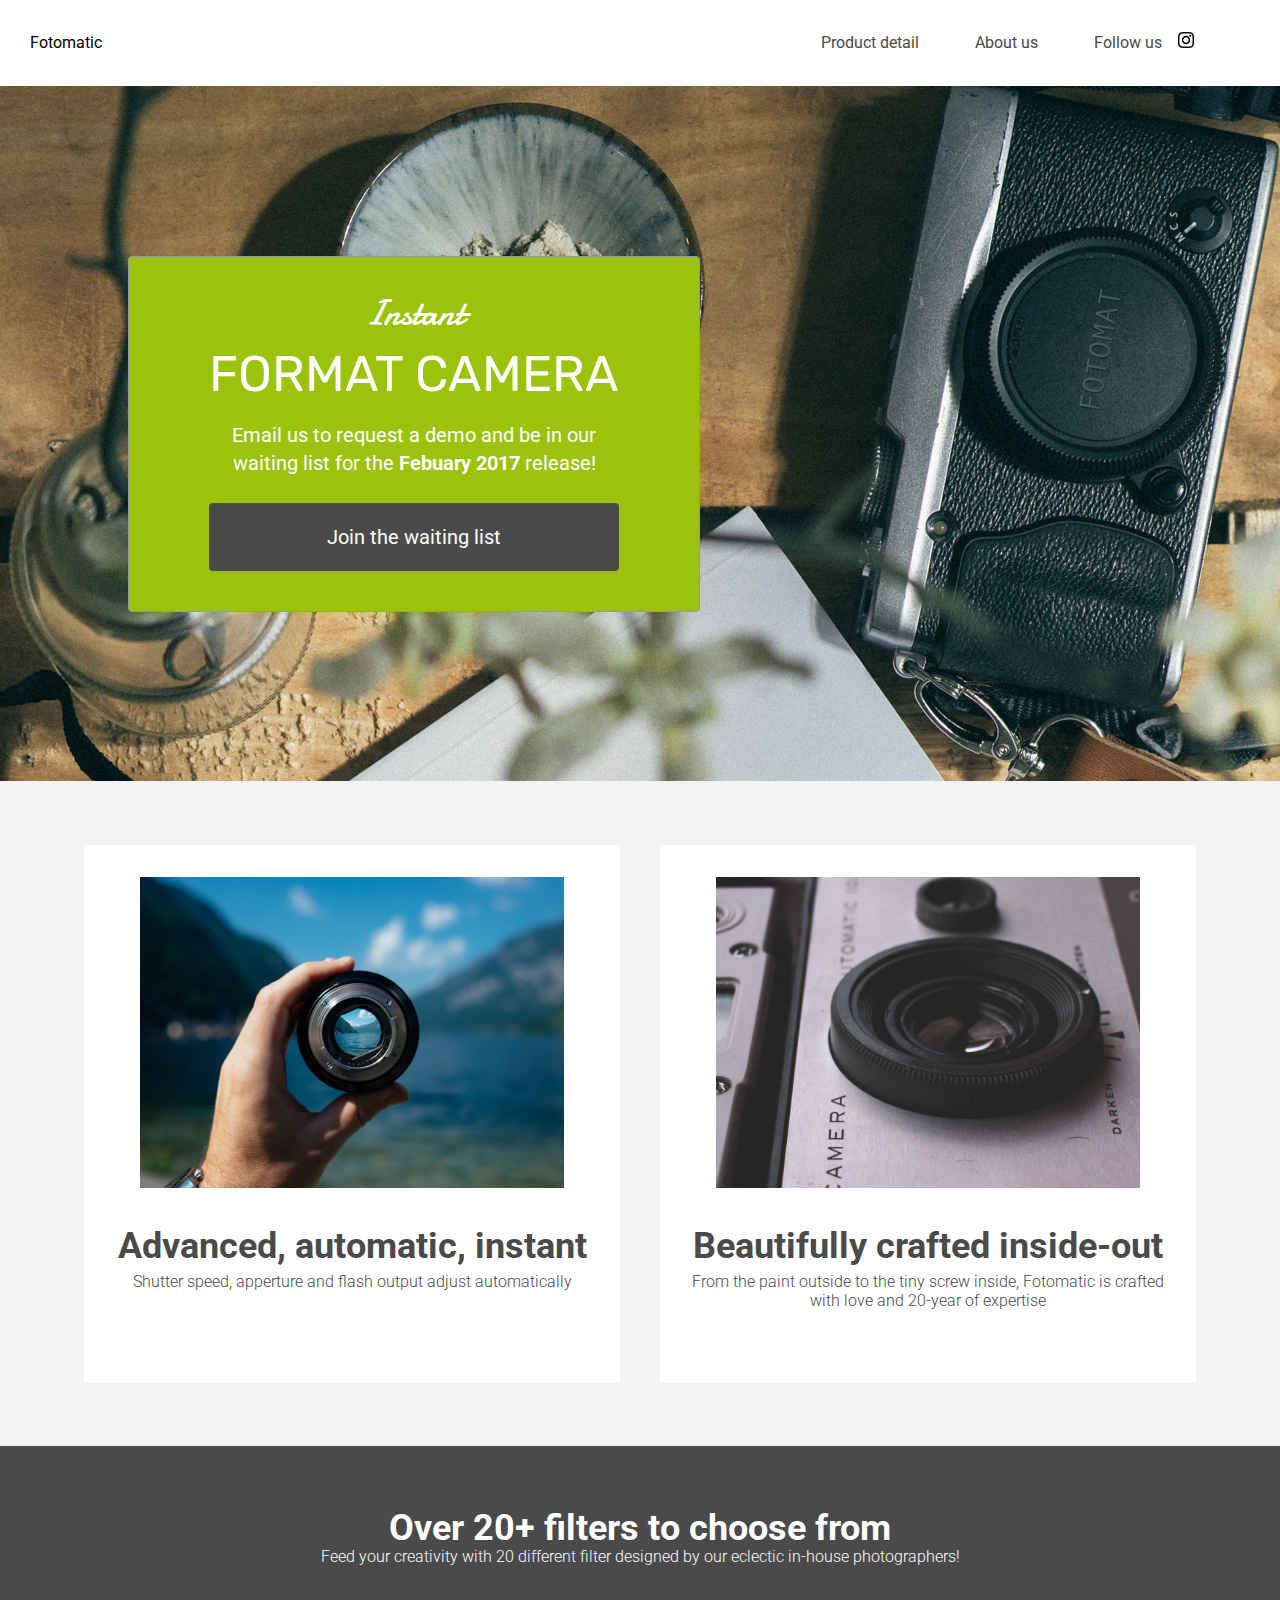
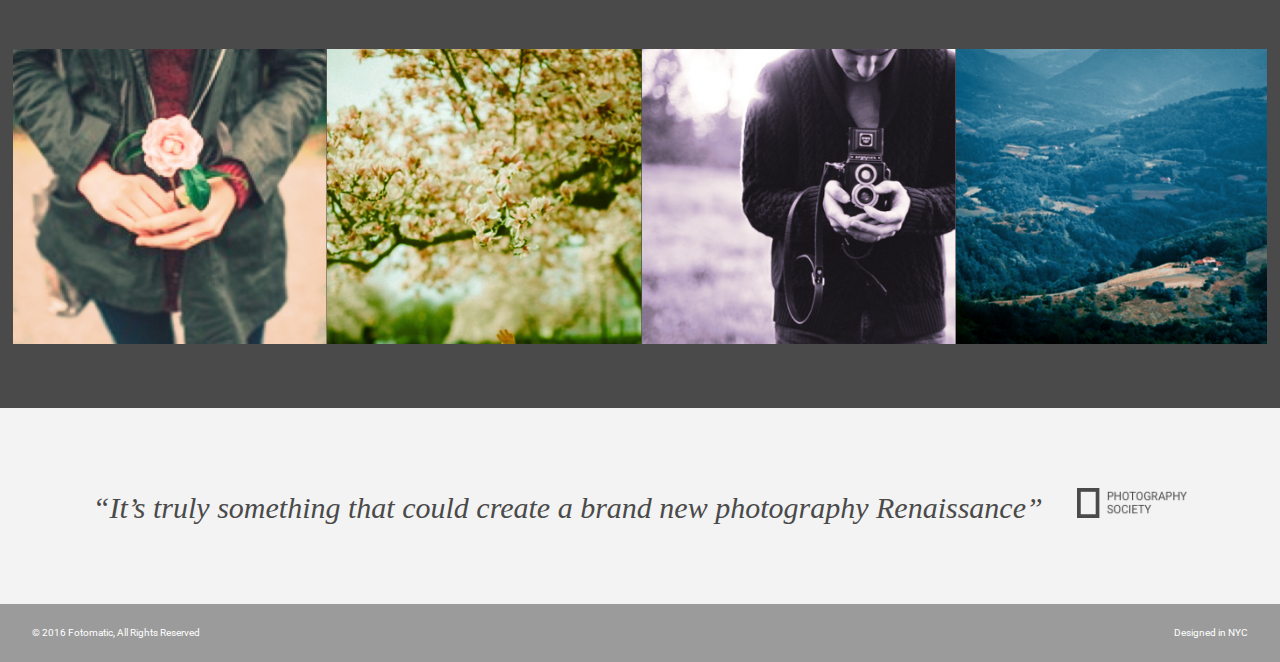
<file: F1C1_start/index.html>
<!DOCTYPE html>
<html>
<head>
  <link href="https://fonts.googleapis.com/css?family=Damion" rel="stylesheet">
  <link href="https://fonts.googleapis.com/css?family=Rubik" rel="stylesheet">
  <link href="https://fonts.googleapis.com/css?family=Roboto:300,400,600,700" rel="stylesheet">
  <link rel="stylesheet" href="./resources/css/reset.css">
  <link rel="stylesheet" href="./resources/css/style.css">
  <meta name="viewport" content="width=device-width, initial-scale=1">
</head>
<body>
  <!-- Header -->
  <header>
    <div class="content">
      <a href="index.html" class="desktop logo">Fotomatic</a>
      <nav class="desktop">
        <ul>
          <li><a href="#">Product detail</a></li>
          <li><a href="#">About us</a></li>
          <li><a href="https://www.instagram.com/">Follow us <img class="icon" src="./resources/images/instagram.png"></a></li>
          <li><a href="#" class="button">Join us</a></li>
        </ul>
      </nav>
      <nav class="mobile">
        <ul>
          <li><a href="#"><img src="./resources/images/ic-logo.svg"></a></li>
          <li><a href="#"><img src="./resources/images/ic-product-detail.svg"></a></li>
          <li><a href="#"><img src="./resources/images/ic-about-us.svg"></a></li>
          <li><a href="#" class="button">Join us</a></li>
        </ul>
      </nav>
    </div>
  </header>

  <!-- Main Content -->
  <div class="main-content">

    <!-- Sign Up Section -->
    <div id="sign-up-section" class="banner">
      <div id="sign-up-cta">
        <div class="content center">
          <div class="header">
            <h2 class="cursive">Instant</h2>
            <h1 class="striking">FORMAT CAMERA</h1>
          </div>
          <div class="email">
            <span>
              Email us to request a demo and be in our waiting list for the <strong>Febuary 2017</strong> release!
            </span>
            <div class="button">Join the waiting list</div>
          </div>
        </div>
      </div>
    </div>

    <!-- Features Section -->
    <div id="features-section">
      <div class="feature">
        <div class="center">
          <div class="image-container">
            <img src="resources/images/feature-1.png" />
          </div>
          <div class="content">
            <h2>Advanced, automatic, instant</h2>
            <h3>Shutter speed, apperture and flash output adjust automatically</h3>
          </div>
        </div>
      </div>
      <div class="feature">
        <div class="center">
          <div class="image-container">
            <img src="resources/images/feature-2.png" />
          </div>
          <div class="content">
            <h2>Beautifully crafted inside-out</h2>
            <h3>From the paint outside to the tiny screw inside, Fotomatic is crafted with love and 20-year of expertise</h3>
          </div>
        </div>
      </div>
    </div>

    <!-- Filters Section -->
    <div id="filters-section">
      <div class="content center">
        <h2>Over 20+ filters to choose from</h2>
        <h3>Feed your creativity with 20 different filter designed by our eclectic in-house photographers!</h3>
      </div>
      <div class="images-container">
        <div class="image-container">
          <img src="./resources/images/filter-1.png" />
        </div>
        <div class="image-container">
          <img src="./resources/images/filter-2.png" />
        </div>
        <div class="image-container">
          <img src="./resources/images/filter-3.png" />
        </div>
        <div class="image-container extra">
          <img src="./resources/images/filter-4.png" />
        </div>
      </div>
    </div>

    <!--Quotes Section-->
    <div id="quotes-section">
      <div class="content center">
        <span class="quote">“It’s truly something that could create a brand new photography Renaissance”</span>
        <p class="quote">“It’s truly something that could create a brand new photography Renaissance”<br/></p>
        <img class="quote-citation" src="./resources/images/photography-logo.png" />
      </div>
    </div>


    <footer>
      <div class="content">
        <span class="copyright">© 2016  Fotomatic, All Rights Reserved</span>
        <span class="location">Designed in NYC</span>
      </div>
    </footer>

  </div>
</body>
</html>
</file>
<file: F1C1_start/resources/css/style.css>
/* Universal Styles */

html {
  font-family: "Roboto", sans-serif;
  font-size: 16px;
}

body{
  max-width:1600px;
  margin:0 auto;
  padding:0;
}

.main-content {
  position: relative;
  top: 5.3125rem; /* To offset for fixed header. */
  width: 100%;
}

.center {
  text-align: center;
}

.button {
  border-radius:4px;
  background-color: #4a4a4a;
  color: white;
}

.image-container {
  overflow: hidden;
}

.image-container img {
  display: block;
  max-width: 100%;
}

@media only screen and (max-width: 480px) {
  .main-content {
    top: 2.5625rem;
  }

  body{
    max-width:480px;
    }
}

@media only screen and (min-width:481px) and (max-width: 1024px) {
  body{
    max-width:1024px;
    }
}

/* Header */

header {
  position: fixed;
  z-index: 100;
  width: 100%;
  background-color: white;
}

header .content {
  display: flex;
  align-items: center;
  padding: 1.875rem;
}

header .logo {
  flex: 1;
}

header nav ul {
  display: flex;
}

nav li {
  padding-left: 3.5rem;
}

nav a {
  vertical-align: bottom;
  line-height: 1.6;
  font-size: 1rem;
  color: #4a4a4a;
}

header .icon {
  width: 1rem;
  padding-left: .75rem;
}

nav.desktop>ul>li>a.button {
  display:none;
}

header .mobile {
  display: none;
}

@media only screen and (max-width: 480px) {
  header .desktop {
    display: none;
  }

    header .mobile {
    display: block;
    width:100%;
    }

  header .content {
    padding: .5rem 0;
    width:100%;
  }

  header .mobile ul {
    display: flex;
    justify-content: space-around;
    align-items: center;
    width: 100%;
  }

  header .mobile li {
    padding: 0;
  }

  header .mobile .button {
    padding: .1875rem .5rem;
    background-color: #9dc20b;
    line-height: 1.6;
    color: white;
  }

  header
}

@media only screen and (min-width: 481px) and (max-width: 1024px)
{
nav.desktop>ul>li>a.button {
display: list-item;
padding: .1875rem .5rem;
background-color: #9dc20b;
line-height: 1.6;
color: white;
}
}


/* Sign Up Section */

#sign-up-section {
  display: flex;
  justify-content: flex-start;
  align-items: flex-start;
  height: 43.5rem;
  background-image:url("../images/banner-landingpage.jpg");
  background-position: bottom;
  background-size: cover;
  background-repeat: no-repeat;
}

#sign-up-cta {
  position: relative;
  top: 171px;
  left: 10%;
  padding: 0 5rem 2.5rem 5rem;
  border: solid 1px #979797;
  border-radius: 4px;
  background-color: #9dc20b;
}

#sign-up-cta .content {
  width: 25.625rem;
  margin-top: 2rem;
  font-family: "Roboto", sans-serif;
  font-size: 1.25rem;
  line-height: 1.4;
  color: white;
}

#sign-up-cta h1 {
  font-size: 3.125rem;
}

#sign-up-cta h2 {
  font-size: 2.25rem;
}

#sign-up-cta span strong {
  font-weight: bold;
}

#sign-up-cta .cursive {
  font-family: "Damion", cursive;
}

#sign-up-cta .striking {
  font-family: "Rubik", sans-serif;
  padding-bottom: .75rem;
}

#sign-up-cta .button {
  margin-top: 1.625rem;
  padding: 1.25rem 7.25rem;
}

@media only screen and (max-width: 1024px) {
  #sign-up-section {
    align-items: center;
    justify-content: center;
    height: 28rem;
  }

  #sign-up-cta {
    padding:0;
    position: static;
    width: 100%;
    height: auto;
    background-color: transparent;
    border: none;
  }

  #sign-up-cta .content {
    margin-top: 0;
    width:100%;
  }

  #sign-up-cta .email {
    display: none;
  }

  #sign-up-cta h1 {
    font-size: 3.125rem;
  }

  #sign-up-cta h2 {
    font-size: 2.25rem;
  }
}

@media only screen and (max-width: 450px) {
  #sign-up-section {
    height: 20rem;
  }

  #sign-up-cta h1 {
    font-size: 2.25rem;
  }

  #sign-up-cta h2 {
    font-size: 2rem;
  }
}

/* Features Section */

#features-section {
  display: flex;
  justify-content: space-between;
  padding: 4rem 5%;
  background-color: #f3f3f3;
}

.feature {
  flex: 1;
  padding: 2rem;
  margin: 0px 1.25rem;
  background-color: white;
}

.feature .image-container {
  width: 90%;
  height: 65%;
  margin: 0 auto;
}

.feature .content {
  padding: 2.5rem 0;
}

.feature h2 {
  padding-bottom: .5rem;
  font-size: 2.25rem;
  font-weight: bold;
  color: #4a4a4a;
}

.feature h3 {
  font-size: 1rem;
  line-height: 1.2;
  font-weight: 300;
  color: #4a4a4a;
}

@media only screen and (max-width: 1024px) {
  .feature h2 {
    font-size: 1.125rem;
    line-height: 1.3;
    font-weight: normal;
  }

  .feature h3 {
    font-size: .875rem;
    line-height: 1.4;
  }
}

@media only screen and (max-width: 480px) {
  #features-section {
    flex-flow: column;
    padding: 0;
  }

  .feature {
    margin: 0;
    padding: 1.25rem 1rem 0 1rem;
  }

  #features-section .feature:first-child{
    background-color:gray;

  }
}

/* Filters Section */

#filters-section {
  padding: 4rem 0;
  background-color: #4a4a4a;
}

#filters-section .content {
  padding: 0 .625rem;
  margin-bottom: 5rem;
}

#filters-section .content h2 {
  font-size: 2.25rem;
  font-weight: bold;
  color: white;
}

#filters-section .content h3 {
  font-size: 1rem;
  line-height: 1.4;
  font-weight: 300;
  color: white;
}

#filters-section .images-container {
  max-width: 100%;
  display: flex;
  padding: 0 1%;
}

@media only screen and (max-width: 760px) {
  #filters-section {
    padding: 1.5rem 0 0 0;
  }

  #filters-section .content {
    margin-bottom: 1rem;
  }

  #filters-section .content h2 {
    padding-bottom: .625rem;
    font-size: 1.125rem;
    line-height: 1.3;
    font-weight: normal;
  }

  #filters-section .content h3 {
    font-size: .875rem;
    line-height: 1.4;
  }

  #filters-section .images-container {
    padding: 0;
  }

  #filters-section .extra {
    display: none;
  }
}

/* Quotes Section */

#quotes-section {
  background-color: #f3f3f3;
}

#quotes-section .content {
  padding: 5rem 0;
}

#quotes-section .quote {
  padding-right: 1.875rem;
  font-family: "Palatino", serif;
  font-size: 1.875rem;
  line-height: 1.1;
  font-style: italic;
  color: #4a4a4a;
}

#quotes-section .quote-citation {
  height: 1.875rem;
}

p.quote{
  display:none;
}


@media only screen and (max-width: 480px) {
  #quotes-section content {
    padding: 1.875rem .625rem;
  }

  #quotes-section quote {
    font-size: 1.5rem;
    line-height: 1.4;
  }

  #quotes-section quote-citation {
    display: block;
    padding-top: 1rem;
    margin: auto;
  }

p.quote{
  display:block;
  padding-bottom:1rem;
}

span.quote{
  display:none;
}
}

/* Footer */

footer {
  background-color: #9b9b9b;
  padding: 1.5rem 2rem;
}

footer .content {
  color: white;
  display: flex;
  font-size: .75rem;
}

footer .copyright {
  flex-grow: 1;
}

@media only screen and (min-width: 760px) {
  footer .content {
    font-size: .625rem;
  }
}
</file>
